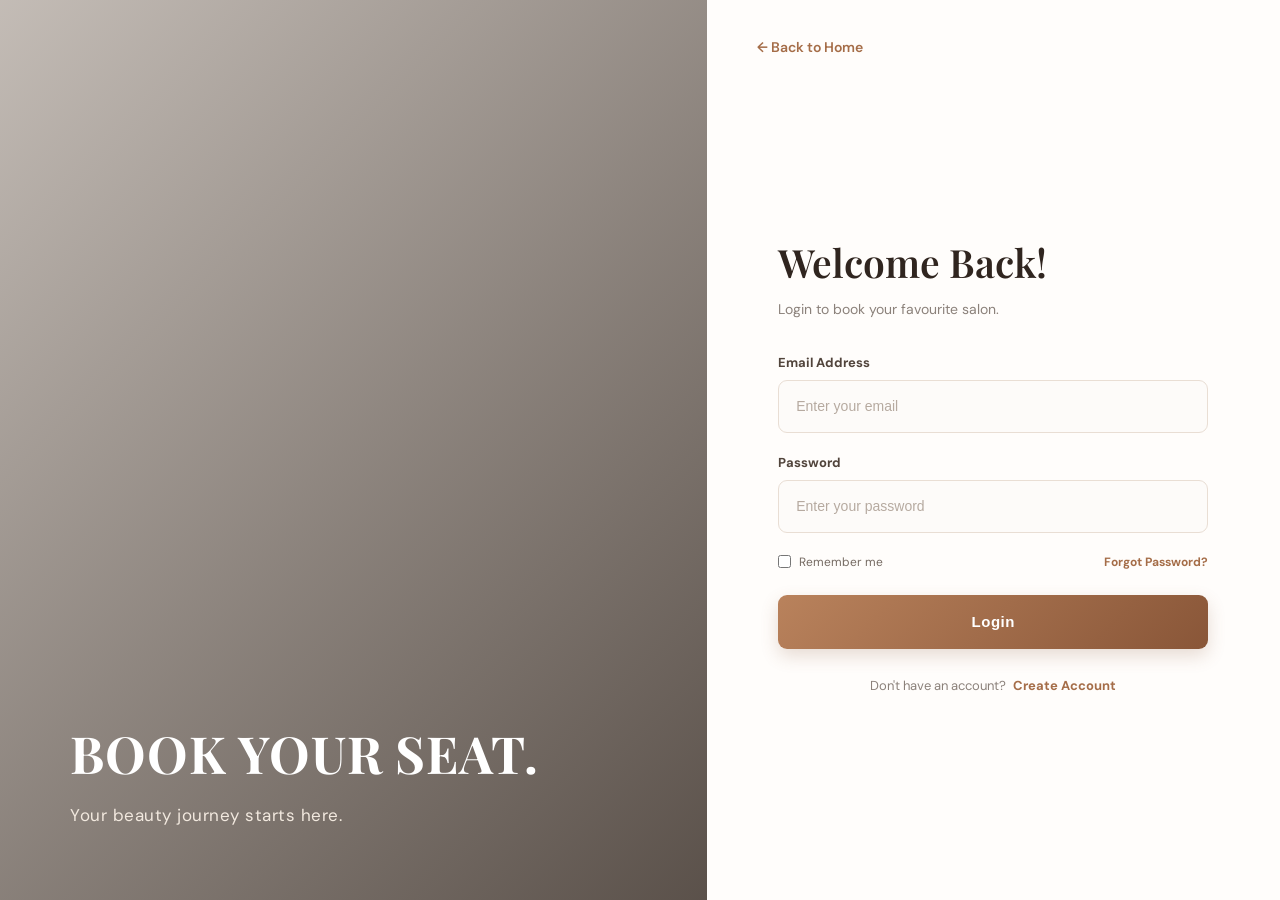
<file: src/main/resources/static/login.html>
<!DOCTYPE html>
<html lang="en">
<head>
    <meta charset="UTF-8">
    <meta name="viewport" content="width=device-width, initial-scale=1.0">

    <title>Login | BOOK YOUR SEAT</title>

    <link rel="stylesheet" href="auth.css">
</head>

<body>

<div class="auth-container">

    <!-- Left Side -->
    <div class="auth-image">
        <div class="image-overlay">
            <h1>BOOK YOUR SEAT.</h1>
            <p>Your beauty journey starts here.</p>
        </div>
    </div>

    <!-- Login Form -->
    <div class="auth-form-container">

        <a href="Index.html" class="back-home">
            ← Back to Home
        </a>

        <div class="auth-form">

            <h2>Welcome Back!</h2>

            <p class="auth-subtitle">
                Login to book your favourite salon.
            </p>

            <form id="loginForm">

                <div class="form-group">
                    <label for="email">Email Address</label>

                    <input
                            type="email"
                            id="email"
                            placeholder="Enter your email"
                            required
                    >
                </div>

                <div class="form-group">
                    <label for="password">Password</label>

                    <input
                            type="password"
                            id="password"
                            placeholder="Enter your password"
                            required
                    >
                </div>

                <div class="form-options">
                    <label>
                        <input type="checkbox" id="remember">
                        Remember me
                    </label>

                    <a href="#" id="forgotPassword">
                        Forgot Password?
                    </a>
                </div>

                <button type="submit" class="auth-button">
                    Login
                </button>

            </form>

            <p class="switch-auth">
                Don't have an account?
                <a href="signup.html">Create Account</a>
            </p>
        </div>

    </div>

</div>

<script src="auth.js"></script>

</body>
</html>
</file>
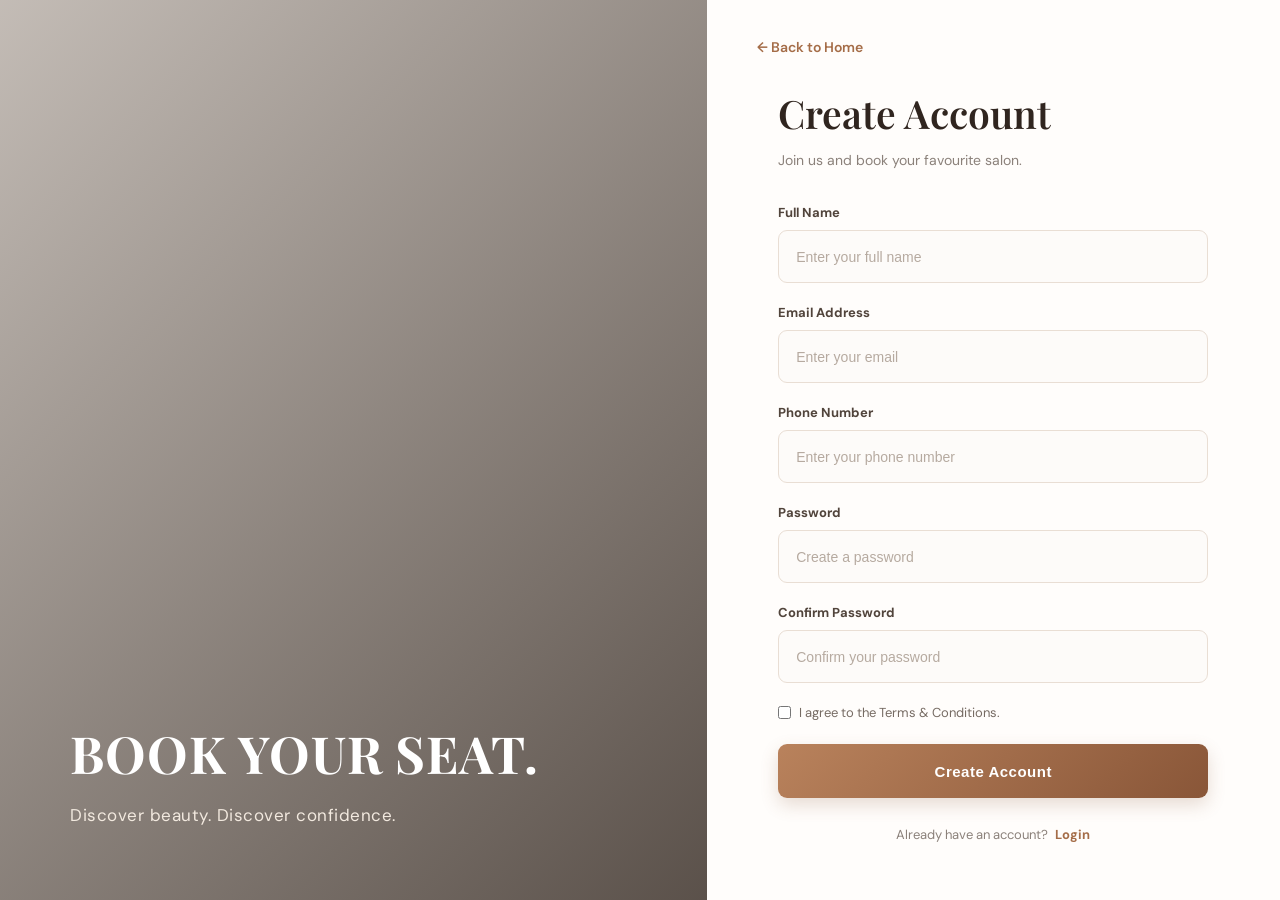
<file: src/main/resources/static/signup.html>
<!DOCTYPE html>
<html lang="en">
<head>
    <meta charset="UTF-8">
    <meta name="viewport" content="width=device-width, initial-scale=1.0">

    <title>Sign Up | BOOK YOUR SEAT</title>

    <link rel="stylesheet" href="auth.css">
</head>

<body>

<div class="auth-container">

    <!-- Left Side -->
    <div class="auth-image">
        <div class="image-overlay">
            <h1>BOOK YOUR SEAT.</h1>
            <p>Discover beauty. Discover confidence.</p>
        </div>
    </div>

    <!-- Signup Form -->
    <div class="auth-form-container">

        <a href="Index.html" class="back-home">
            ← Back to Home
        </a>

        <div class="auth-form">

            <h2>Create Account</h2>

            <p class="auth-subtitle">
                Join us and book your favourite salon.
            </p>

            <form id="signupForm">

                <div class="form-group">
                    <label for="fullName">Full Name</label>

                    <input
                            type="text"
                            id="fullName"
                            placeholder="Enter your full name"
                            required
                    >
                </div>

                <div class="form-group">
                    <label for="signupEmail">Email Address</label>

                    <input
                            type="email"
                            id="signupEmail"
                            placeholder="Enter your email"
                            required
                    >
                </div>

                <div class="form-group">
                    <label for="phone">Phone Number</label>

                    <input
                            type="tel"
                            id="phone"
                            placeholder="Enter your phone number"
                            pattern="[0-9]{10}"
                            maxlength="10"
                            required
                    >
                </div>

                <div class="form-group">
                    <label for="signupPassword">Password</label>

                    <input
                            type="password"
                            id="signupPassword"
                            placeholder="Create a password"
                            minlength="8"
                            required
                    >
                </div>

                <div class="form-group">
                    <label for="confirmPassword">Confirm Password</label>

                    <input
                            type="password"
                            id="confirmPassword"
                            placeholder="Confirm your password"
                            minlength="8"
                            required
                    >
                </div>

                <label class="terms">
                    <input type="checkbox" id="terms" required>
                    I agree to the Terms & Conditions.
                </label>

                <button type="submit" class="auth-button">
                    Create Account
                </button>

            </form>

            <p class="switch-auth">
                Already have an account?
                <a href="login.html">Login</a>
            </p>
        </div>

    </div>

</div>

<script src="auth.js"></script>

</body>
</html>
</file>
<file: src/main/resources/static/auth.css>
/* =================================
   BOOK YOUR SEAT - AUTHENTICATION
================================= */

@import url('https://fonts.googleapis.com/css2?family=DM+Sans:wght@400;500;600;700&family=Playfair+Display:wght@500;600;700&display=swap');

:root {
    --primary: #a56d48;
    --primary-dark: #805034;
    --cream: #f8f2ec;
    --white: #ffffff;
    --text: #30251f;
    --muted: #8b817a;
    --border: #e9ded4;
}

* {
    margin: 0;
    padding: 0;
    box-sizing: border-box;
}

body {
    font-family: 'DM Sans', sans-serif;
    background: var(--cream);
    color: var(--text);
}

/* MAIN CONTAINER */

.auth-container {
    display: flex;
    min-height: 100vh;
    width: 100%;
    overflow: hidden;
}

/* LEFT IMAGE PANEL */

.auth-image {
    flex: 1.1;
    min-height: 100vh;
    position: relative;

    background:
            linear-gradient(
                    135deg,
                    rgba(38, 27, 20, 0.25),
                    rgba(38, 27, 20, 0.75)
            ),
            url("https://images.unsplash.com/photo-1560066984-138dadb4c035?w=1400")
            center/cover no-repeat;

    display: flex;
    align-items: flex-end;
    padding: 70px;
}

.image-overlay {
    color: white;
    max-width: 520px;
    animation: slideUp 1s ease;
}

.image-overlay h1 {
    font-family: 'Playfair Display', serif;
    font-size: clamp(38px, 4vw, 62px);
    line-height: 1.15;
    letter-spacing: 1px;
    margin-bottom: 18px;
}

.image-overlay p {
    font-size: 17px;
    color: #f2e9df;
    letter-spacing: 0.5px;
    line-height: 1.7;
}

/* RIGHT FORM PANEL */

.auth-form-container {
    flex: 0.9;
    background: #fffdfb;
    padding: 35px 55px;

    display: flex;
    flex-direction: column;
    justify-content: center;
    position: relative;
}

.back-home {
    position: absolute;
    top: 38px;
    left: 50px;

    color: var(--primary);
    text-decoration: none;
    font-weight: 600;
    font-size: 14px;

    transition: 0.3s;
}

.back-home:hover {
    color: var(--primary-dark);
    transform: translateX(-4px);
}

/* FORM */

.auth-form {
    width: 100%;
    max-width: 430px;
    margin: 50px auto 20px;
    animation: fadeIn 0.8s ease;
}

.auth-form h2 {
    font-family: 'Playfair Display', serif;
    font-size: 39px;
    font-weight: 600;
    color: var(--text);
    margin-bottom: 10px;
}

.auth-subtitle {
    font-size: 14px;
    color: var(--muted);
    margin-bottom: 32px;
    line-height: 1.7;
}

/* INPUT FIELDS */

.form-group {
    margin-bottom: 21px;
}

.form-group label {
    display: block;
    font-size: 13px;
    font-weight: 700;
    margin-bottom: 9px;
    color: #51443b;
}

.form-group input {
    width: 100%;
    height: 53px;
    padding: 0 17px;

    border: 1px solid var(--border);
    border-radius: 9px;

    background: #fdfbf9;
    color: var(--text);

    outline: none;
    font-size: 14px;

    transition: all 0.3s ease;
}

.form-group input::placeholder {
    color: #b6aaa0;
}

.form-group input:hover {
    border-color: #c9a88e;
}

.form-group input:focus {
    border-color: var(--primary);
    background: white;
    box-shadow: 0 0 0 4px rgba(165, 109, 72, 0.10);
}

/* FORM OPTIONS */

.form-options {
    display: flex;
    justify-content: space-between;
    align-items: center;
    gap: 10px;
    font-size: 12px;
    margin: 4px 0 25px;
}

.form-options label,
.terms {
    display: flex;
    align-items: center;
    gap: 8px;
    color: #766b63;
}

input[type="checkbox"] {
    accent-color: var(--primary);
    cursor: pointer;
}

.form-options a,
.switch-auth a {
    color: var(--primary);
    font-weight: 700;
    text-decoration: none;
    transition: 0.3s;
}

.form-options a:hover,
.switch-auth a:hover {
    color: var(--primary-dark);
    text-decoration: underline;
}

/* TERMS */

.terms {
    font-size: 13px;
    margin: 18px 0 23px;
}

/* MAIN BUTTON */

.auth-button {
    width: 100%;
    height: 54px;

    border: none;
    border-radius: 9px;

    background: linear-gradient(
            135deg,
            #b9825c,
            #895638
    );

    color: white;
    font-size: 15px;
    font-weight: 700;
    letter-spacing: 0.5px;

    cursor: pointer;

    box-shadow: 0 7px 18px rgba(137, 86, 56, 0.20);
    transition: all 0.3s ease;
}

.auth-button:hover {
    transform: translateY(-3px);
    box-shadow: 0 11px 24px rgba(137, 86, 56, 0.30);
    background: linear-gradient(
            135deg,
            #a56d48,
            #70452c
    );
}

.auth-button:active {
    transform: scale(0.98);
}

/* SWITCH LOGIN AND SIGNUP */

.switch-auth {
    margin-top: 28px;
    text-align: center;
    font-size: 13px;
    color: var(--muted);
}

.switch-auth a {
    margin-left: 4px;
}

/* ANIMATIONS */

@keyframes fadeIn {
    from {
        opacity: 0;
        transform: translateY(15px);
    }

    to {
        opacity: 1;
        transform: translateY(0);
    }
}

@keyframes slideUp {
    from {
        opacity: 0;
        transform: translateY(25px);
    }

    to {
        opacity: 1;
        transform: translateY(0);
    }
}

/* TABLET */

@media (max-width: 1000px) {

    .auth-image {
        padding: 40px;
    }

    .auth-form-container {
        padding: 35px;
    }

    .back-home {
        left: 35px;
    }

    .auth-form h2 {
        font-size: 33px;
    }
}

/* MOBILE */

@media (max-width: 750px) {

    .auth-container {
        min-height: 100vh;
    }

    .auth-image {
        display: none;
    }

    .auth-form-container {
        flex: 1;
        min-height: 100vh;
        padding: 90px 25px 35px;
    }

    .back-home {
        top: 30px;
        left: 25px;
    }

    .auth-form {
        max-width: 460px;
        margin: auto;
    }

    .auth-form h2 {
        font-size: 34px;
    }
}

/* SMALL MOBILE */

@media (max-width: 380px) {

    .auth-form-container {
        padding-left: 18px;
        padding-right: 18px;
    }

    .auth-form h2 {
        font-size: 29px;
    }

    .form-options {
        font-size: 11px;
    }
}

/* CUSTOM TOAST NOTIFICATIONS */

.toast-container {
    position: fixed;
    top: 25px;
    right: 25px;
    z-index: 9999;
    display: flex;
    flex-direction: column;
    gap: 12px;
    width: min(370px, calc(100vw - 40px));
}

.toast {
    position: relative;
    display: flex;
    align-items: center;
    gap: 13px;
    padding: 17px 18px;
    background: #fff;
    border-radius: 12px;
    box-shadow: 0 8px 30px rgba(0,0,0,0.13);
    overflow: hidden;
    animation: toastIn .4s ease forwards;
}

.toast-icon {
    width: 38px;
    height: 38px;
    border-radius: 50%;
    display: grid;
    place-items: center;
    font-size: 19px;
    font-weight: bold;
    flex-shrink: 0;
}

.toast-content {
    flex: 1;
}

.toast-title {
    font-size: 14px;
    font-weight: 700;
    color: #30251f;
    margin-bottom: 4px;
}

.toast-message {
    font-size: 12px;
    color: #81766e;
    line-height: 1.5;
}

.toast-close {
    border: none;
    background: transparent;
    color: #999;
    font-size: 20px;
    cursor: pointer;
}

.toast-close:hover {
    color: #333;
}

.toast-progress {
    position: absolute;
    bottom: 0;
    left: 0;
    height: 3px;
    width: 100%;
    animation: toastProgress 4s linear forwards;
}

/* Notification Types */

.toast.success {
    border-left: 4px solid #28a45a;
}

.toast.success .toast-icon {
    background: #e5f6eb;
    color: #219653;
}

.toast.success .toast-progress {
    background: #28a45a;
}

.toast.error {
    border-left: 4px solid #e34b4b;
}

.toast.error .toast-icon {
    background: #fde9e9;
    color: #d93636;
}

.toast.error .toast-progress {
    background: #e34b4b;
}

.toast.warning {
    border-left: 4px solid #e5a126;
}

.toast.warning .toast-icon {
    background: #fff3dc;
    color: #c48618;
}

.toast.warning .toast-progress {
    background: #e5a126;
}

.toast.info {
    border-left: 4px solid #3986ce;
}

.toast.info .toast-icon {
    background: #e8f2fc;
    color: #347fc2;
}

.toast.info .toast-progress {
    background: #3986ce;
}

/* Animations */

@keyframes toastIn {
    from {
        opacity: 0;
        transform: translateX(40px);
    }
    to {
        opacity: 1;
        transform: translateX(0);
    }
}

@keyframes toastOut {
    to {
        opacity: 0;
        transform: translateX(40px);
    }
}

@keyframes toastProgress {
    from { width: 100%; }
    to { width: 0%; }
}

@media(max-width: 500px) {
    .toast-container {
        top: 12px;
        right: 10px;
        width: calc(100% - 20px);
    }
}
</file>
